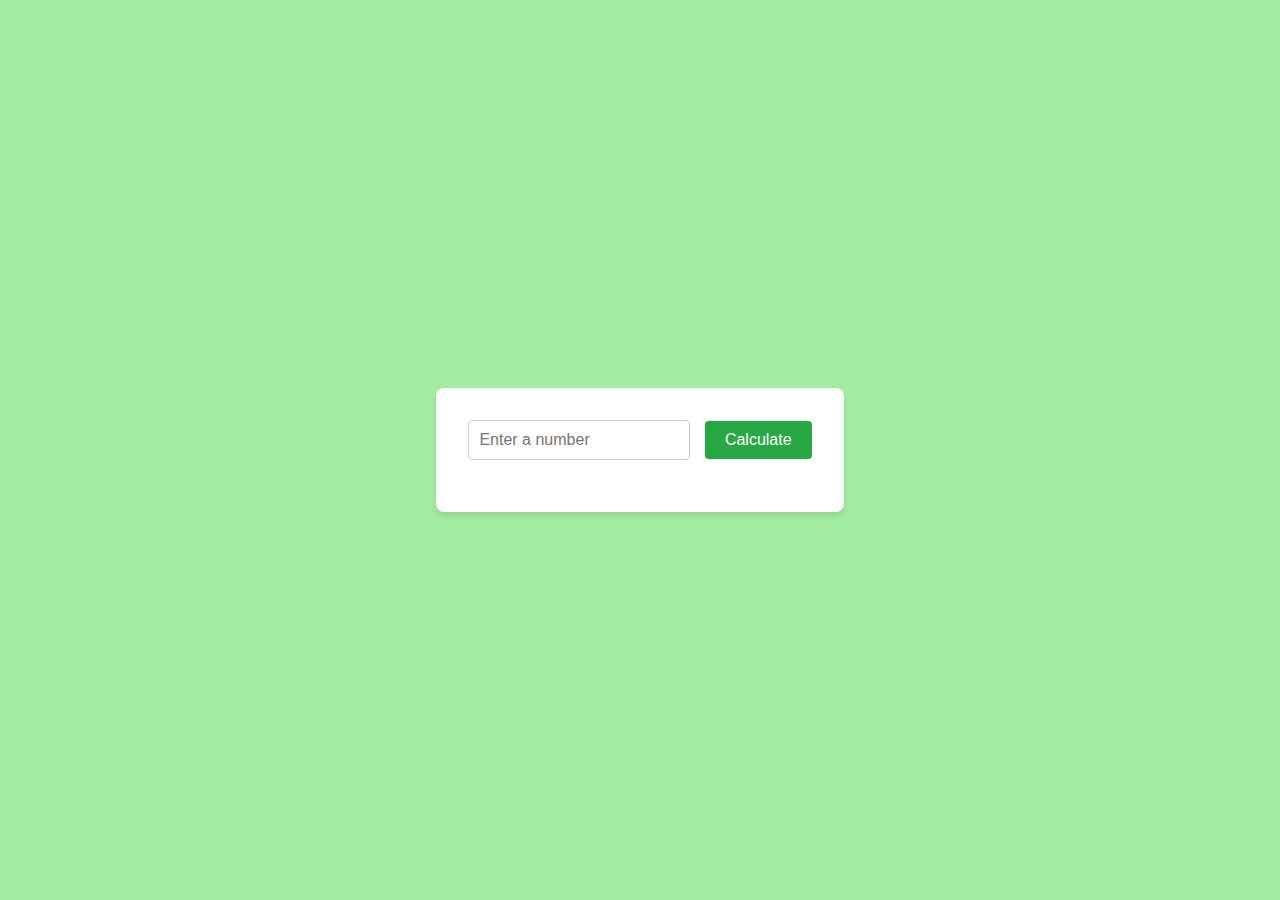
<file: Factorial/index.html>
<!DOCTYPE html>
<html lang="en">

<head>
    <meta charset="UTF-8">
    <meta name="viewport" content="width=device-width, initial-scale=1.0">
    <title>Factorial Calculate</title>
    <!---------linking CSS and Javascript files ------------------>
    <link rel="stylesheet" href="./style.css">
    <script src="./calculate.js"></script>

</head>

<body>

    <div class="container">
        <input type="number" placeholder="Enter a number" id="numberInput" autocomplete="off">

        <button onclick="getvalue()" class="calculate-btn">Calculate</button>
        <br>

        <!---------Display the answer here ------------------>
        <p id="output"> </p>

    </div>

</body>

</html>
</file>
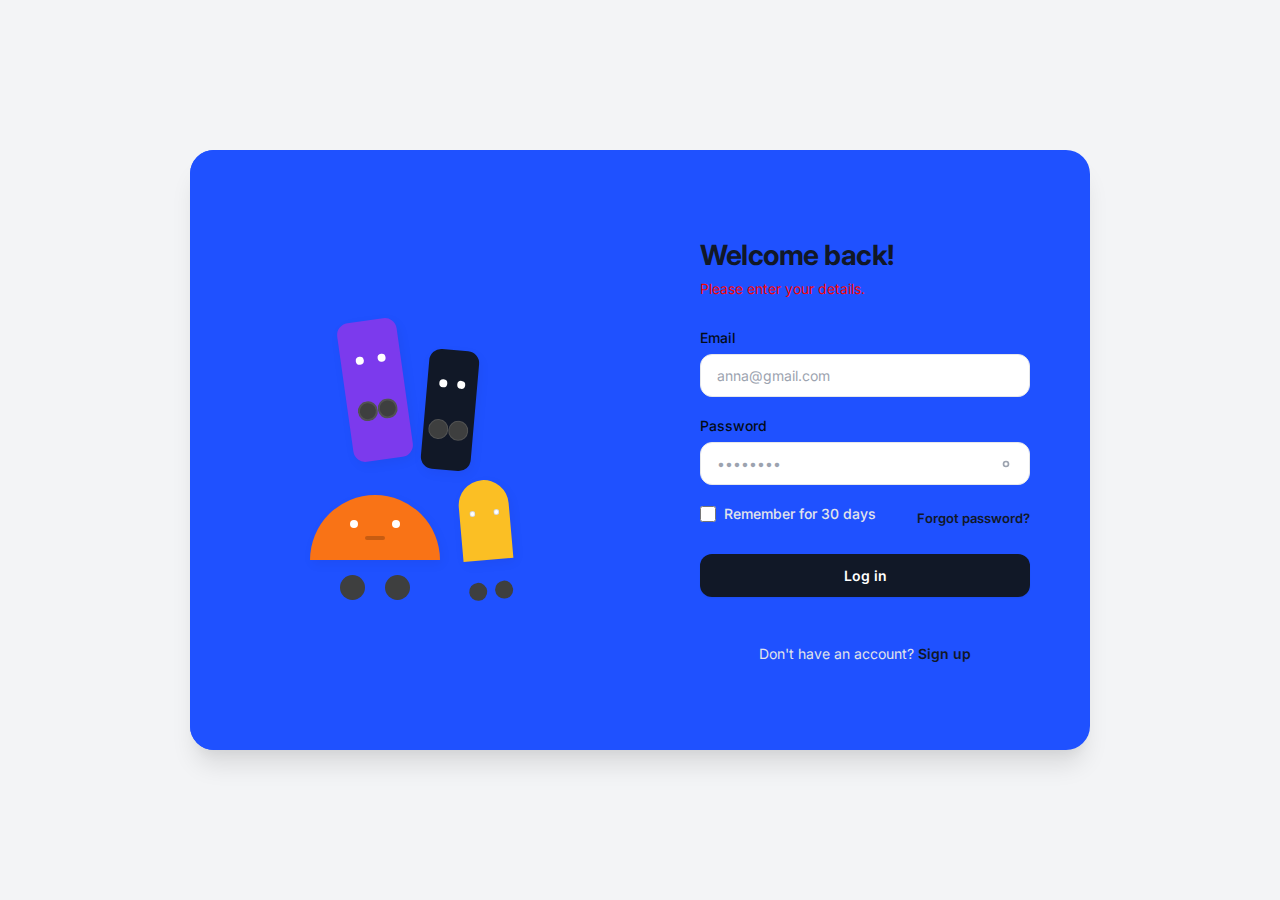
<file: Login System/index.html>
<!DOCTYPE html>
<html lang="en">

<head>
    <meta charset="UTF-8">
    <meta name="viewport" content="width=device-width, initial-scale=1.0">
    <meta http-equiv="X-UA-Compatible" content="ie=edge">
    <meta name="description" content="Login System">
    <meta name="keywords" content="Login System">
    <meta name="robots" content="index, follow">
    <meta name="googlebot" content="index, follow">
    <meta name="bingbot" content="index, follow">
    <title>Welcome Back - Login</title>
    <link rel="preconnect" href="https://fonts.googleapis.com">
    <link rel="preconnect" href="https://fonts.gstatic.com" crossorigin>
    <link href="https://fonts.googleapis.com/css2?family=Inter:wght@400;500;600;700&display=swap" rel="stylesheet">
    <link rel="stylesheet" href="style.css">

    <style>
        body {
            background-image: url('https://picsum.photos/1920/1080?sun');
            /* Ensures the image covers the entire background */
            background-size: cover;
            background-repeat: no-repeat;
            background-position: center;
        }
    </style>

</head>

<body>

    <div class="container">
        <!-- Left Side: Illustration -->
        <div class="illustration-side" id="illustration">
            <div class="art-container">
                <!-- Character 1: Purple -->
                <div class="shape shape-1" id="char-1">
                    <div class="eye eye-l"></div>
                    <div class="eye eye-r"></div>
                    <div class="hand hand-l"></div>
                    <div class="hand hand-r"></div>
                </div>

                <!-- Character 2: Black -->
                <div class="shape shape-2" id="char-2">
                    <div class="eye eye-l"></div>
                    <div class="eye eye-r"></div>
                    <div class="hand hand-l"></div>
                    <div class="hand hand-r"></div>
                </div>

                <!-- Character 3: Orange -->
                <div class="shape shape-3" id="char-3">
                    <div class="eye eye-l"></div>
                    <div class="eye eye-r"></div>
                    <div class="mouth"></div>
                    <div class="hand hand-l"></div>
                    <div class="hand hand-r"></div>
                </div>

                <!-- Character 4: Yellow (Just eyes) -->
                <div class="shape shape-4" id="char-4">
                    <div class="eye eye-l"></div>
                    <div class="eye eye-r"></div>
                    <div class="hand hand-l"></div>
                    <div class="hand hand-r"></div>
                </div>
            </div>
        </div>

        <!-- Right Side: Form -->
        <div class="form-side">
            <h1>Welcome back!</h1>
            <p class="subtitle">Please enter your details.</p>

            <form onsubmit="event.preventDefault();">
                <div class="input-group">
                    <label for="email">Email</label>
                    <!-- Added id for tracking -->
                    <input type="email" id="email" placeholder="anna@gmail.com">
                </div>

                <div class="input-group">
                    <label for="password">Password</label>
                    <div class="password-container">
                        <!-- Added id for tracking -->
                        <input type="password" id="password" placeholder="••••••••">
                        <button type="button" class="toggle-password" onclick="togglePasswordVisibility()">
                            <!-- password show-hide eye icon -->
                            <svg id="eye-icon" width="20" height="20" viewBox="0 0 24 24" fill="none"
                                stroke="currentColor" stroke-width="2" stroke-linecap="round" stroke-linejoin="round">
                                <!-- <path d="M1 12s4-8 11-8 11 8 11 8-4 8-11 8-11-8-11-8z"></path> -->
                                <circle cx="12" cy="12" r="3"></circle>
                            </svg>
                            <svg id="eye-off-icon" width="20" height="20" viewBox="0 0 24 24" fill="none"
                                stroke="currentColor" stroke-width="2" stroke-linecap="round" stroke-linejoin="round"
                                style="display: none;">
                                <path
                                    d="M17.94 17.94A10.07 10.07 0 0 1 12 20c-7 0-11-8-11-8a18.45 18.45 0 0 1 5.06-5.94M9.9 4.24A9.12 9.12 0 0 1 12 4c7 0 11 8 11 8a18.5 18.5 0 0 1-2.16 3.19m-6.72-1.07a3 3 0 1 1-4.24-4.24">
                                </path>
                                <line x1="1" y1="1" x2="23" y2="23"></line>
                            </svg>


                        </button>
                    </div>
                </div>

                <div class="actions">
                    <label class="remember-me">
                        <input type="checkbox"> Remember for 30 days
                    </label>
                    <a href="#" class="forgot-pass">Forgot password?</a>
                </div>

                <button type="submit" class="btn btn-primary">Log in</button>
            </form>

            <div class="footer-text">
                Don't have an account? <a href="#">Sign up</a>
            </div>
        </div>
    </div>

    <script src="form.js"></script>
</body>

</html>
</file>
<file: Factorial/style.css>
/* This section centers everything on the page */
        body {
            margin: 0;
            height: 100vh;
            /* Full viewport height */
            display: flex;
            justify-content: center;
            /* Center horizontally */
            align-items: center;
            /* Center vertically */
            background-color: rgb(163, 237, 163);
            /* Light grey background for contrast */
            font-family: Arial, sans-serif;
        }

        /* Container for the input and button */
        .container {
            background-color: white;
            padding: 2rem;
            border-radius: 8px;
            box-shadow: 0 4px 6px rgba(0, 0, 0, 0.1);
            text-align: center;
        }

        /* Input field styling */
        input[type="number"] {
            padding: 10px;
            font-size: 16px;
            border: 1px solid #ccc;
            border-radius: 4px;
            margin-right: 10px;
            /* Space between input and button */
            width: 200px;
        }

        /* Button styling */
        .calculate-btn {
            background-color: #28a745;
            /* Green color */
            color: white;
            border: none;
            padding: 10px 20px;
            font-size: 16px;
            border-radius: 4px;
            cursor: pointer;
            transition: background-color 0.3s;
        }

        /* Darker green when hovering over the button */
        .calculate-btn:hover {
            background-color: #218838;
        }


        p {
            color: rgb(229, 13, 13);
            font-size: 20px;





        }
</file>
<file: Login System/style.css>
/* Base Reset & Typography */
        * {
            margin: 0;
            padding: 0;
            box-sizing: border-box;
            font-family: 'Inter', sans-serif;
        }

        body {
            background-color: #f3f4f6;
            display: flex;
            justify-content: center;
            align-items: center;
            min-height: 100vh;
            padding: 20px;
        }

        .container {
            background-color: #1F51FF;
            width: 100%;
            max-width: 900px;
            height: 600px;
            display: flex;
            border-radius: 24px;
            box-shadow: 0 20px 25px -5px rgba(0, 0, 0, 0.1), 0 10px 10px -5px rgba(0, 0, 0, 0.04);
            overflow: hidden;
        }

        /* --- LEFT SIDE: ILLUSTRATION & ANIMATION --- */
        .illustration-side {
            width: 50%;
            background-color: #1F51FF;
            display: flex;
            justify-content: center;
            align-items: center;
            position: relative;
            overflow: hidden;
        }

        .art-container {
            position: relative;
            width: 300px;
            height: 300px;
        }

        .shape {
            position: absolute;
            border-radius: 12px;
            box-shadow: 2px 4px 12px rgba(0, 0, 0, 0.05);
            transition: transform 0.3s cubic-bezier(0.175, 0.885, 0.32, 1.275);
        }

        /* Eyes */
        .eye {
            position: absolute;
            width: 8px;
            height: 8px;
            background: white;
            border-radius: 50%;
            transition: transform 0.1s;
            /* Faster response for eyes */
            z-index: 5;
        }

        /* Hands (Hidden by default, used for password reaction) */
        .hand {
            position: absolute;
            width: 20px;
            height: 20px;
            border-radius: 50%;
            z-index: 10;
            transform: translateY(40px);
            /* Start hidden below */
            transition: transform 0.3s cubic-bezier(0.34, 1.56, 0.64, 1);
        }

        /* --- CHARACTERS --- */

        /* Character 1: Purple Tall */
        .shape-1 {
            width: 60px;
            height: 140px;
            background-color: #7c3aed;
            top: 20px;
            left: 80px;
            transform: rotate(-8deg);
            z-index: 1;
        }

        .shape-1 .eye-l {
            top: 35px;
            left: 15px;
        }

        .shape-1 .eye-r {
            top: 35px;
            right: 15px;
        }

        .shape-1 .hand-l {
            bottom: 80px;
            left: 10px;
            background-color: #3e3f3f;
            border: 2px solid rgba(255, 255, 255, 0.1);
        }

        .shape-1 .hand-r {
            bottom: 80px;
            right: 10px;
            background-color: #3e3f3f;
            border: 2px solid rgba(255, 255, 255, 0.1);
        }

        /* Character 2: Black Tall */
        .shape-2 {
            width: 50px;
            height: 120px;
            background-color: #111827;
            top: 50px;
            left: 160px;
            transform: rotate(5deg);
            z-index: 2;
        }

        .shape-2 .eye-l {
            top: 30px;
            left: 12px;
        }

        .shape-2 .eye-r {
            top: 30px;
            right: 12px;
        }

        .shape-2 .hand-l {
            bottom: 70px;
            left: 5px;
            background-color: #3e3f3f;
            border: 1px solid rgba(255, 255, 255, 0.1);
        }

        .shape-2 .hand-r {
            bottom: 70px;
            right: 5px;
            background-color: #3e3f3f;
            border: 1px solid rgba(255, 255, 255, 0.1);
        }

        /* Character 3: Orange Round */
        .shape-3 {
            width: 130px;
            height: 65px;
            background-color: #f97316;
            border-radius: 70px 70px 0px 0px;
            bottom: 40px;
            left: 45px;
            z-index: 3;
        }

        .shape-3 .eye-l {
            top: 25px;
            left: 40px;
        }

        .shape-3 .eye-r {
            top: 25px;
            right: 40px;
        }

        .shape-3 .mouth {
            position: absolute;
            bottom: 20px;
            left: 55px;
            width: 20px;
            height: 4px;
            background: rgba(0, 0, 0, 0.2);
            border-radius: 10px;
        }

        .shape-3 .hand-l {
            bottom: 0px;
            left: 30px;
            background-color: #3e3f3f;
            width: 25px;
            height: 25px;
        }

        .shape-3 .hand-r {
            bottom: 0px;
            right: 30px;
            background-color: #3e3f3f;
            width: 25px;
            height: 25px;
        }

        /* Character 4: Yellow Small */
        .shape-4 {
            width: 50px;
            height: 80px;
            background-color: #fbbf24;
            border-radius: 25px 25px 0 0;
            bottom: 40px;
            right: 55px;
            z-index: 0;
            transform: rotate(-5deg);
        }

        .shape-4 .eye-l {
            top: 30px;
            left: 10px;
            width: 6px;
            height: 6px;
            border: 1.5px solid rgba(0, 0, 0, 0.15);
        }

        .shape-4 .eye-r {
            top: 30px;
            right: 10px;
            width: 6px;
            height: 6px;
            border: 1.5px solid rgba(0, 0, 0, 0.15);
        }

        .shape-4 .hand-l {
            bottom: 0px;
            left: 3px;
            background-color: #3e3f3f;
            width: 18px;
            height: 18px;
        }

        .shape-4 .hand-r {
            bottom: 0px;
            right: 3px;
            background-color: #3e3f3f;
            width: 18px;
            height: 18px;
        }

        /* State: Password Focus (Hands Up to cover eyes!) */
        /* Each character needs a unique translateY based on
           the distance between its hand's CSS position and its eye position */

        .illustration-side.is-shy .shape-1 .hand {
            transform: translateY(-11px);
        }

        .illustration-side.is-shy .shape-2 .hand {
            transform: translateY(-6px);
        }

        .illustration-side.is-shy .shape-3 .hand {
            transform: translateY(-23px);
        }

        .illustration-side.is-shy .shape-4 .hand {
            transform: translateY(-38px);
        }

        /* --- RIGHT SIDE: FORM --- */
        .form-side {
            width: 50%;
            padding: 40px 60px;
            display: flex;
            flex-direction: column;
            justify-content: center;
        }


        h1 {
            font-size: 28px;
            font-weight: 700;
            color: #111827;
            margin-bottom: 8px;
            letter-spacing: -0.5px;
        }

        .subtitle {
            color: #f30808;
            font-size: 14px;
            margin-bottom: 32px;
        }

        .input-group {
            margin-bottom: 20px;
        }

        label {
            display: block;
            font-size: 14px;
            font-weight: 500;
            color: #030b18;
            margin-bottom: 8px;
        }

        input {
            width: 100%;
            padding: 12px 16px;
            border: 1px solid #e5e7eb;
            border-radius: 12px;
            font-size: 14px;
            outline: none;
            color: #1f2937;
            transition: all 0.2s;
            background-color: #fff;
        }

        input:focus {
            border-color: #111827;
            box-shadow: 0 0 0 2px rgba(0, 0, 0, 0.05);
        }

        input::placeholder {
            color: #9ca3af;
        }

        .password-container {
            position: relative;
        }

        .toggle-password {
            position: absolute;
            right: 14px;
            top: 50%;
            transform: translateY(-50%);
            cursor: pointer;
            color: #9ca3af;
            background: none;
            border: none;
            padding: 0;
            display: flex;
            align-items: center;
        }

        .toggle-password:hover {
            color: #4b5563;
        }

        .actions {
            display: flex;
            justify-content: space-between;
            align-items: center;
            margin-bottom: 24px;
            font-size: 14px;
        }

        .remember-me {
            display: flex;
            align-items: center;
            gap: 8px;
            color: #e2e5ea;
            cursor: pointer;
            user-select: none;
        }

        .remember-me input[type="checkbox"] {
            width: 16px;
            height: 16px;
            border-radius: 4px;
            accent-color: #111827;
            cursor: pointer;
        }

        .forgot-pass {
            color: #111827;
            text-decoration: none;
            font-weight: 600;
            font-size: 13px;
        }

        .forgot-pass:hover {
            text-decoration: underline;
        }

        .btn {
            width: 100%;
            padding: 12px;
            border-radius: 12px;
            font-size: 14px;
            font-weight: 600;
            cursor: pointer;
            transition: all 0.2s;
            display: flex;
            align-items: center;
            justify-content: center;
        }

        .btn-primary {
            background-color: #111827;
            color: white;
            border: 1px solid transparent;
            margin-bottom: 16px;
            box-shadow: 0 1px 2px 0 rgba(0, 0, 0, 0.05);
        }

        .btn-primary:hover {
            background-color: #000;
            transform: translateY(-1px);
        }

        .btn-google {
            background-color: white;
            border: 1px solid #e5e7eb;
            color: #374151;
            gap: 12px;
            box-shadow: 0 1px 2px 0 rgba(0, 0, 0, 0.05);
        }

        .btn-google:hover {
            background-color: #f9fafb;
            border-color: #d1d5db;
        }

        .google-icon {
            width: 20px;
            height: 20px;
        }

        .footer-text {
            text-align: center;
            margin-top: 32px;
            font-size: 14px;
            color: #e2e5ea;
        }

        .footer-text a {
            color: #111827;
            text-decoration: none;
            font-weight: 600;
        }

        .footer-text a:hover {
            text-decoration: underline;
        }

        @media (max-width: 768px) {
            .container {
                flex-direction: column;
                height: auto;
                max-width: 500px;
            }

            .illustration-side {
                width: 100%;
                height: 200px;
                display: none;
            }

            .form-side {
                width: 100%;
                padding: 30px;
            }
        }
</file>
